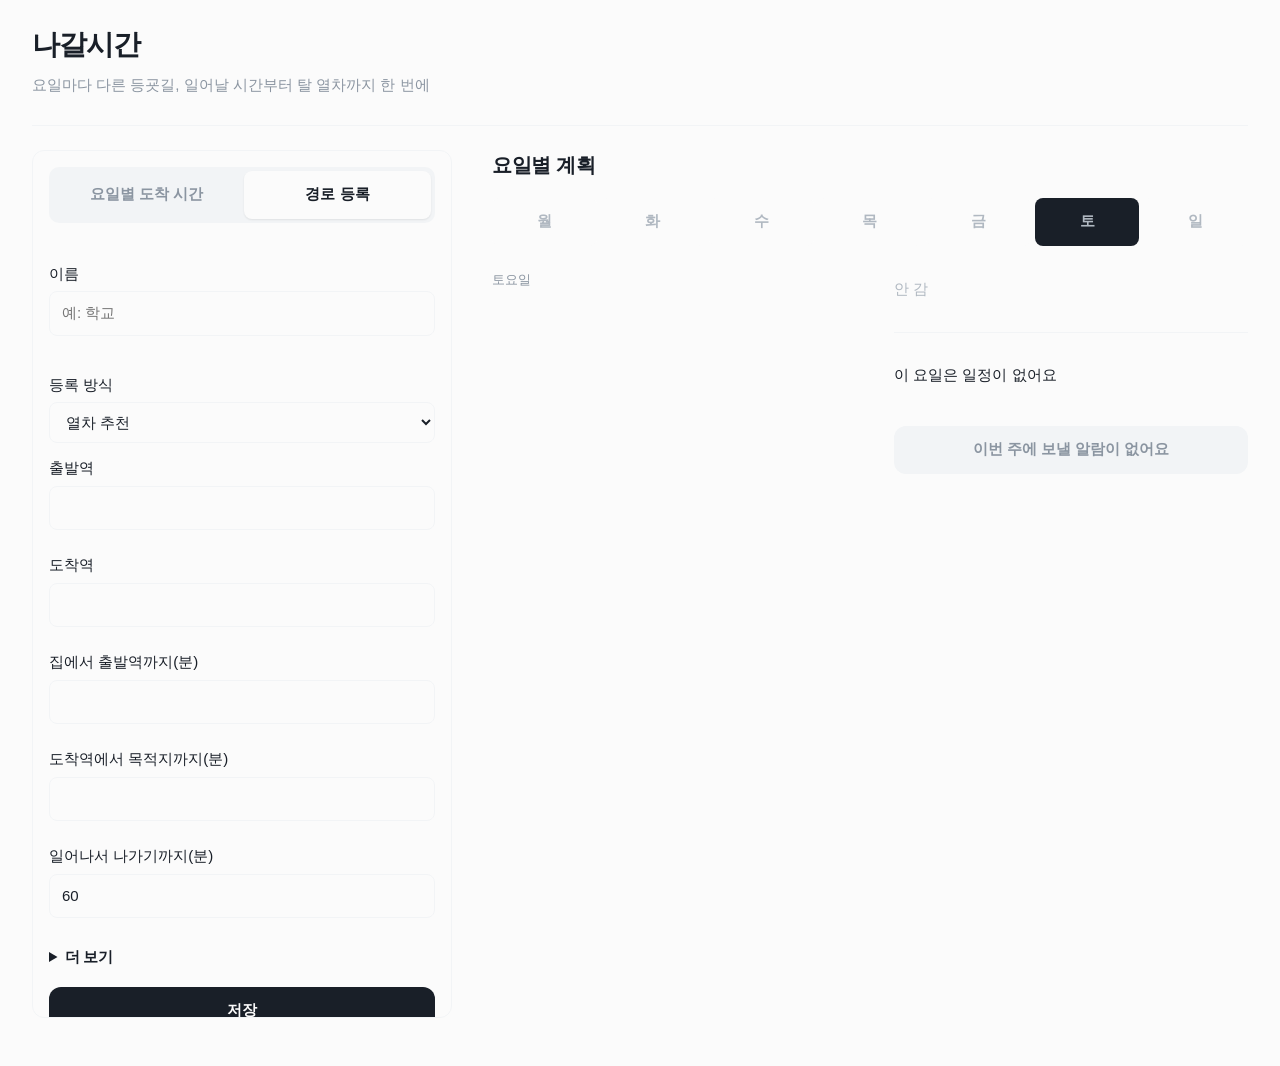
<file: index.html>
<!doctype html>
<html lang="ko">
<head>
  <meta charset="utf-8">
  <meta name="viewport" content="width=device-width, initial-scale=1">
  <title>나갈시간</title>
  <link rel="stylesheet" href="css/style.css">
</head>
<body>
  <main>
    <header class="app-header">
      <h1>나갈시간</h1>
      <p>요일마다 다른 등굣길, 일어날 시간부터 탈 열차까지 한 번에</p>
    </header>

    <section class="plan-section">
      <h2>요일별 계획</h2>
      <div id="day-tabs" role="tablist"></div>
      <div id="selected-plan"></div>
      <div id="alarm-list"></div>
      <button id="download-ics" type="button">캘린더로 보내기</button>
    </section>

    <aside class="side-panel">
      <div class="panel-tabs" role="tablist">
        <button type="button" class="panel-tab" data-panel="week-registration" role="tab">요일별 도착 시간</button>
        <button type="button" class="panel-tab" data-panel="route-registration" role="tab">경로 등록</button>
      </div>

      <div id="week-registration" class="panel-body">
        <p id="week-empty-message" hidden>먼저 경로를 등록해 주세요</p>
        <div id="week-inputs"></div>
      </div>

      <div id="route-registration" class="panel-body" hidden>
      <form id="route-form">
        <label>
          이름
          <input id="route-name" name="name" type="text" maxlength="30" placeholder="예: 학교">
          <span class="field-error" id="name-error"></span>
        </label>

        <label>
          등록 방식
          <select id="route-type" name="type">
            <option value="trip">열차 추천</option>
            <option value="custom">직접 입력</option>
          </select>
        </label>

        <div id="custom-fields" hidden>
          <label>
          열차 시각
          <textarea id="custom-times-input" name="customTimes" placeholder="07:47, 07:57"></textarea>
          <span class="field-error" id="custom-times-error"></span>
          </label>
          <label>
            집에서 역까지(분)
            <input id="walk-min" name="walkMin" type="number" min="0">
            <span class="field-error" id="walk-error"></span>
          </label>
          <label>
            탑승 후 이동 시간(분)
            <input id="ride-min" name="rideMin" type="number" min="0">
            <small>환승과 마지막 도보까지 포함한 전체 시간</small>
            <span class="field-error" id="ride-error"></span>
          </label>
          <label>
            준비 시간(분)
            <input id="prep-min" name="prepMin" type="number" min="0" value="60">
            <span class="field-error" id="prep-error"></span>
          </label>
          <label>
            최소 여유(분)
            <input id="slack-min" name="slackMin" type="number" min="0" value="10">
            <span class="field-error" id="slack-error"></span>
          </label>
        </div>

        <div id="trip-fields" hidden>
          <label>
            출발역
            <input id="trip-from" name="fromStation" list="trip-stations" autocomplete="off">
            <span class="field-error" id="trip-from-error"></span>
          </label>
          <label>
            도착역
            <input id="trip-to" name="toStation" list="trip-stations" autocomplete="off">
            <span class="field-error" id="trip-to-error"></span>
          </label>
          <datalist id="trip-stations"></datalist>
          <label>
            집에서 출발역까지(분)
            <input id="trip-walk-min" name="tripWalkMin" type="number" min="0">
            <span class="field-error" id="trip-walk-error"></span>
          </label>
          <label>
            도착역에서 목적지까지(분)
            <input id="trip-last-walk-min" name="lastWalkMin" type="number" min="0">
            <span class="field-error" id="trip-last-walk-error"></span>
          </label>
          <label>
            일어나서 나가기까지(분)
            <input id="trip-prep-min" name="tripPrepMin" type="number" min="0" value="60">
            <span class="field-error" id="trip-prep-error"></span>
          </label>
          <details>
            <summary>더 보기</summary>
            <label>
              환승역 (선택)
              <input id="trip-via" name="viaStation" list="trip-stations" autocomplete="off" placeholder="비워 두면 자동으로 찾아요">
              <small>예: 회기. 이 역에서 갈아타는 열차만 추천해요</small>
              <span class="field-error" id="trip-via-error"></span>
            </label>
            <label>
              최소 여유(분)
              <input id="trip-slack-min" name="tripSlackMin" type="number" min="0" value="5">
              <span class="field-error" id="trip-slack-error"></span>
            </label>
            <label>
              환승 시간(분)
              <input id="trip-transfer-min" name="transferMin" type="number" min="0" value="4">
              <span class="field-error" id="trip-transfer-error"></span>
            </label>
          </details>
        </div>

        <div class="form-actions">
          <button id="route-submit" type="submit">저장</button>
          <button id="route-cancel" class="secondary" type="button" hidden>취소</button>
        </div>
      </form>
      <div id="routes-list"></div>
      </div>
    </aside>
  </main>

  <script src="data/trips.js"></script>
  <script src="js/time.js"></script>
  <script src="js/calc.js"></script>
  <script src="js/storage.js"></script>
  <script src="js/ics.js"></script>
  <script src="js/ui.js"></script>
</body>
</html>
</file>
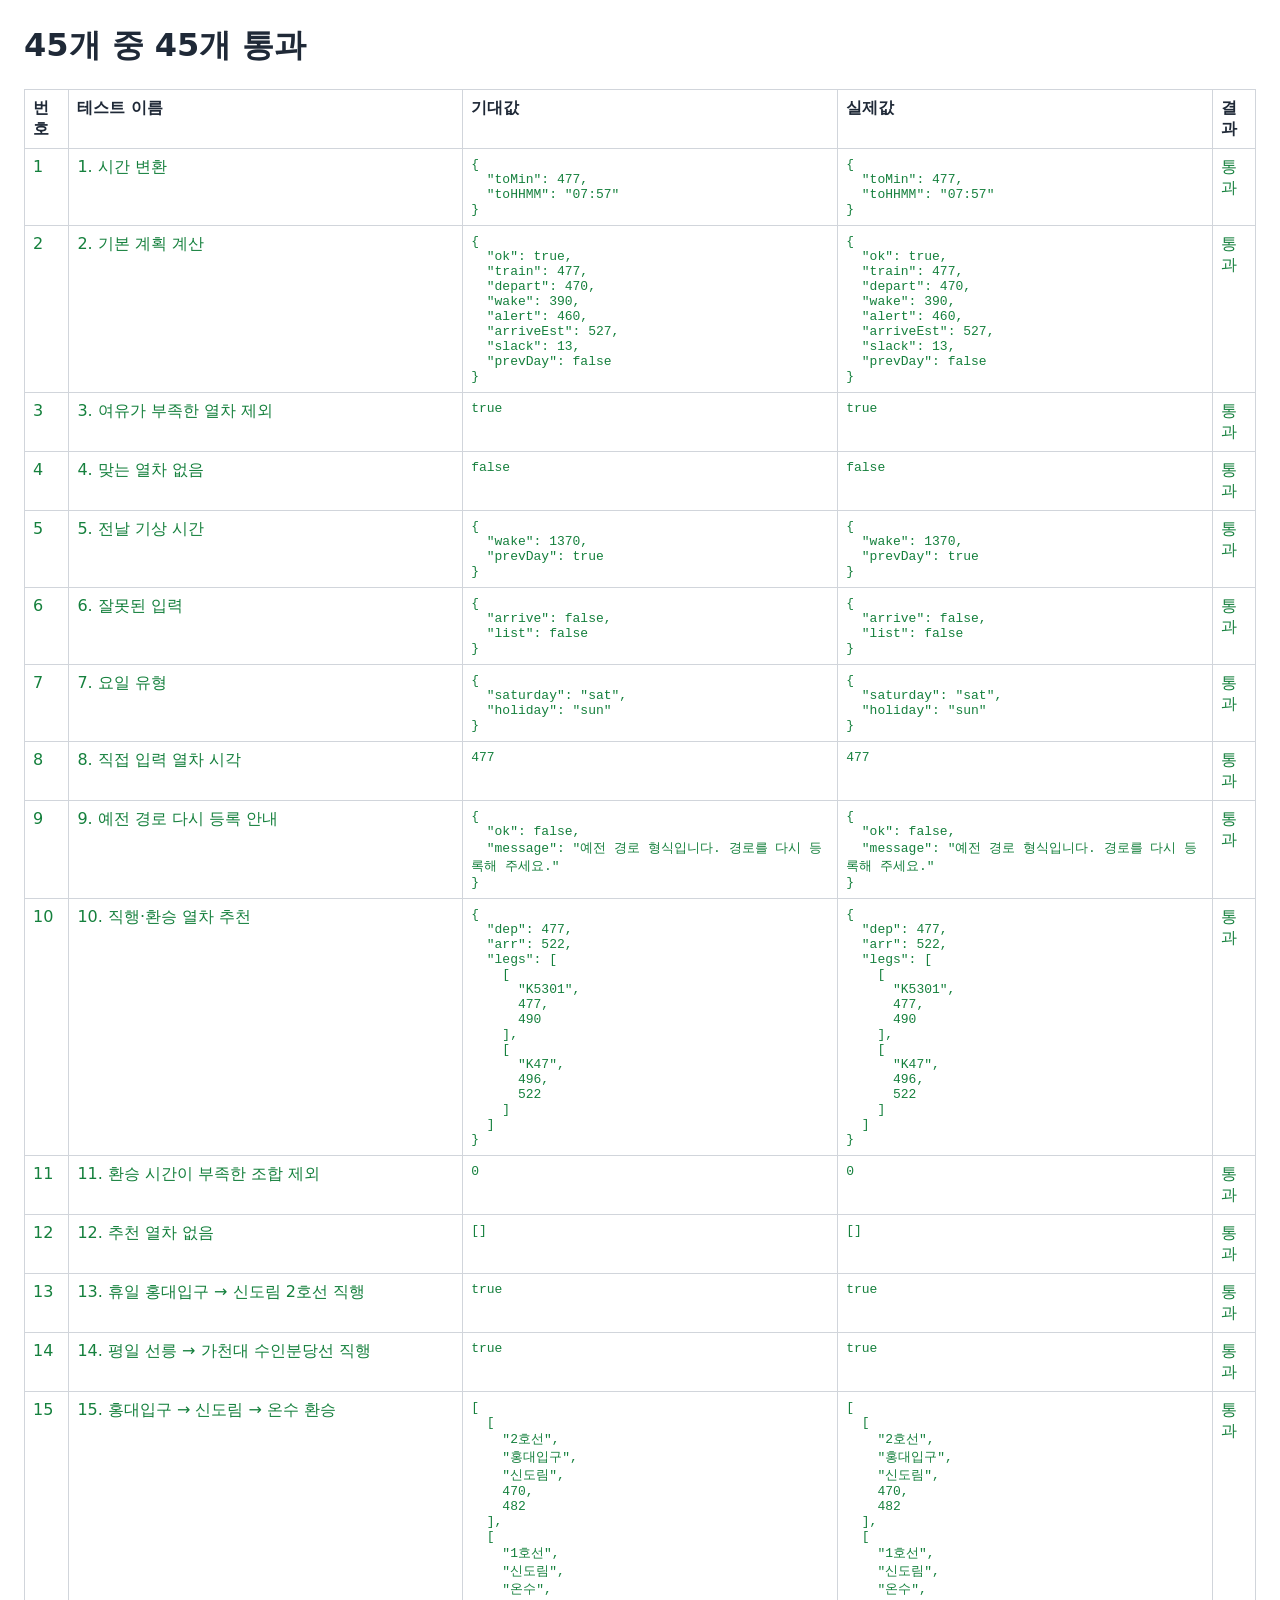
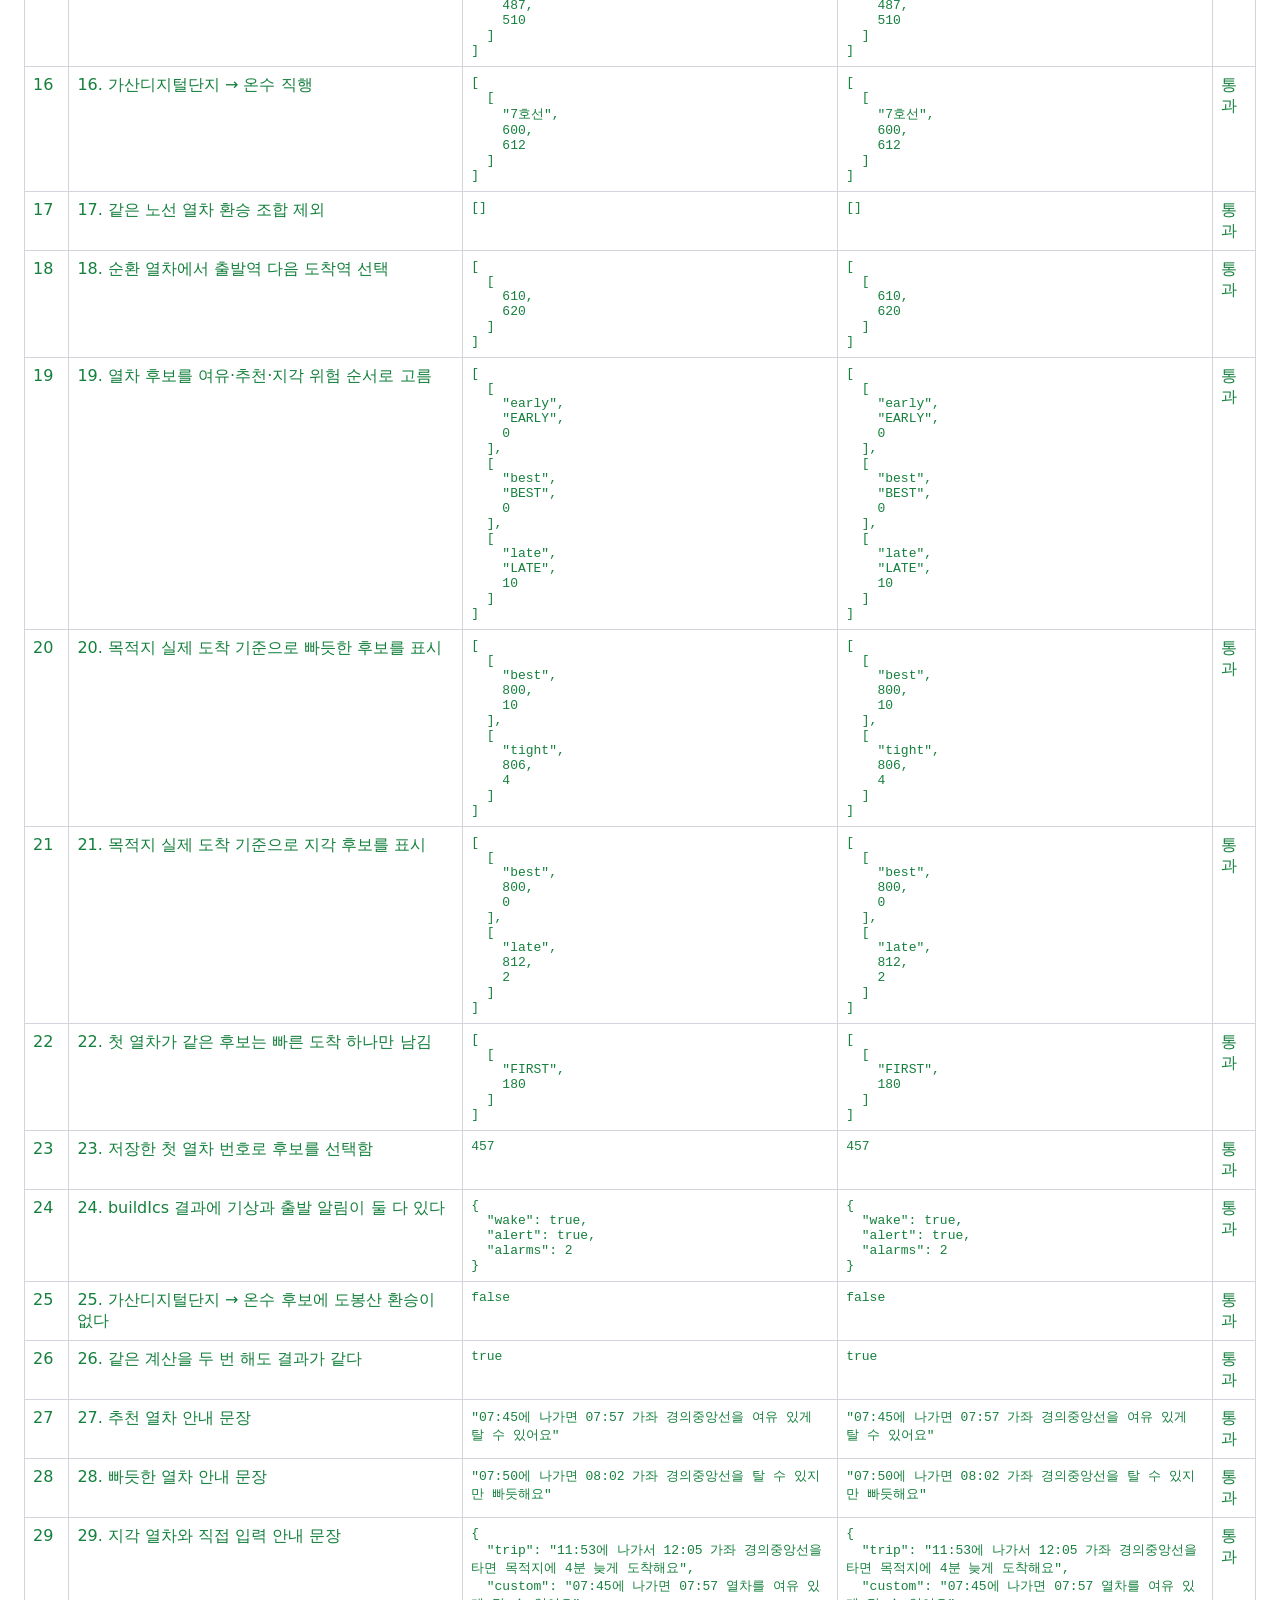
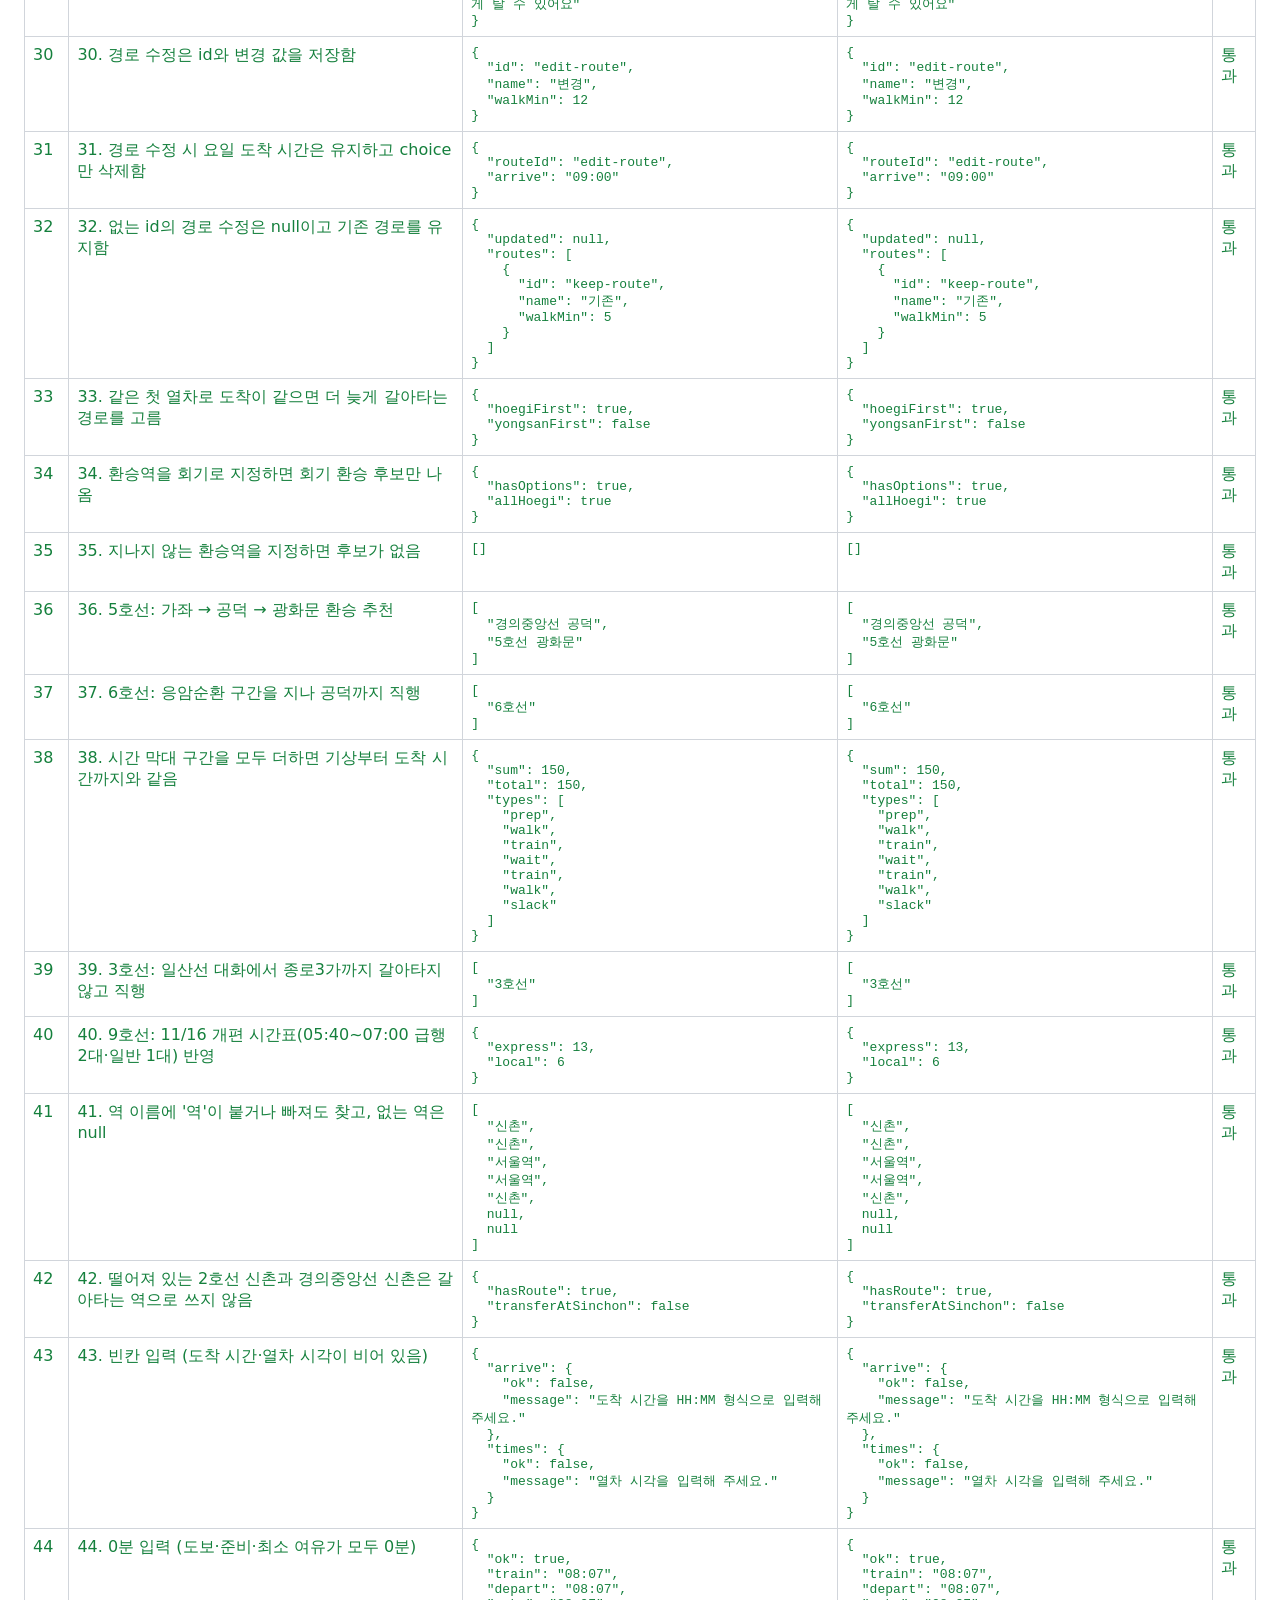
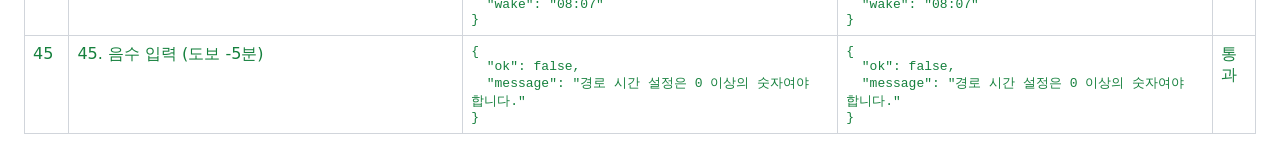
<file: tests.html>
<!doctype html>
<html lang="ko">
<head>
  <meta charset="utf-8">
  <meta name="viewport" content="width=device-width, initial-scale=1">
  <title>나갈시간 테스트</title>
  <style>
    body {
      margin: 24px;
      font-family: system-ui, -apple-system, BlinkMacSystemFont, "Segoe UI", sans-serif;
      color: #1f2937;
    }

    table {
      border-collapse: collapse;
      width: 100%;
    }

    th,
    td {
      border: 1px solid #d1d5db;
      padding: 8px;
      text-align: left;
      vertical-align: top;
    }

    .passed {
      color: #15803d;
    }

    .failed {
      color: #dc2626;
    }

    pre {
      margin: 0;
      white-space: pre-wrap;
      word-break: break-word;
    }
  </style>
</head>
<body>
  <h1 id="summary">테스트 실행 중...</h1>
  <table>
    <thead>
      <tr>
        <th>번호</th>
        <th>테스트 이름</th>
        <th>기대값</th>
        <th>실제값</th>
        <th>결과</th>
      </tr>
    </thead>
    <tbody id="results"></tbody>
  </table>

  <script src="data/trips.js"></script>
  <script src="js/time.js"></script>
  <script src="js/calc.js"></script>
  <script src="js/storage.js"></script>
  <script src="js/ics.js"></script>
  <script src="js/ui.js"></script>
  <script src="tests/tests.js"></script>
</body>
</html>
</file>
<file: css/style.css>
/* 나갈시간 화면 스타일: 색 변수와 공통 요소, 계획 화면과 설정 패널을 먼저 두고, 맨 아래에 화면 폭별 조정(899px 이하, 600px 이하)을 둡니다. */

:root {
  --text: #191f28;
  --muted: #8b95a1;
  --dim: #b0b8c1;
  --line: #f2f4f6;
  --accent: #0052a4;
  --danger: #e5484d;
  --white: #fbfbfb;
  --radius: 12px;
}

* {
  box-sizing: border-box;
}

.app-header h1 {
  font-size: 28px;
  letter-spacing: -0.04em;
  margin: 0;
}

.app-header p,
small {
  color: var(--muted);
}

section {
  border-bottom: 1px solid var(--line);
  min-width: 0;
  padding: 28px 0;
}

section h2,
summary {
  letter-spacing: -0.02em;
}

section h2 {
  font-size: 20px;
  font-weight: 600;
  margin: 0 0 18px;
}

.plan-card,
.trip-option-text,
.trip-flow-text {
  min-width: 0;
}

.plan-card {
  border-bottom: 1px solid var(--line);
  min-width: 0;
  overflow-wrap: anywhere;
  padding: 18px 0;
  padding-top: 0;
}

.plan-card h3 {
  color: var(--muted);
  font-size: 13px;
  font-weight: 500;
  margin: 0;
}

.plan-card.today .plan-day {
  color: var(--muted);
  margin-bottom: 8px;
}

.plan-summary {
  font-size: 17px;
  font-weight: 600;
  margin: 0 0 18px;
}

.plan-card.not-going {
  color: var(--dim);
}

.plan-card,
.plan-summary,
.trip-flow-text,
.trip-option-text {
  word-break: keep-all;
}

.plan-card p {
  margin: 8px 0;
}

.key-time {
  font-variant-numeric: tabular-nums;
  font-size: 32px;
  font-weight: 600;
}

.key-time.accent,
.accent,
.recommended {
  color: var(--accent);
}

.plan-hint {
  color: var(--muted);
  margin: -12px 0 24px;
}

.plan-card,
.alarm-item,
input[type="time"],
input[type="number"] {
  font-variant-numeric: tabular-nums;
}

.trip-flow {
  margin: 18px 0 24px;
}

.trip-flow-item {
  display: grid;
  grid-template-columns: 48px 12px minmax(0, 1fr);
  min-height: 42px;
  position: relative;
}

.trip-flow-item time {
  color: var(--muted);
  font-variant-numeric: tabular-nums;
  padding-top: 1px;
}

.trip-flow-marker {
  border-left: 3px solid transparent;
  display: block;
  position: relative;
}

.trip-flow-item.train .trip-flow-marker,
.trip-flow-item.transfer .trip-flow-marker {
  border-left-color: var(--line-color);
}

.trip-flow-marker::before {
  background: var(--accent);
  border-radius: 50%;
  content: "";
  height: 10px;
  left: -6px;
  position: absolute;
  top: 7px;
  width: 10px;
}

.trip-flow-item.train .trip-flow-marker::before {
  background: var(--line-color);
}

.trip-flow-item.walk .trip-flow-marker {
  border-left: 3px dotted var(--muted);
}

.trip-flow-item.walk .trip-flow-marker::before {
  background: var(--white);
  border: 1px solid var(--muted);
  height: 8px;
  left: -6px;
  width: 8px;
}

.trip-flow-item.transfer .trip-flow-marker::before {
  background: var(--white);
  border: 2px solid var(--text);
  height: 10px;
  left: -7px;
  width: 10px;
}

.trip-flow-text {
  padding: 0 0 14px 8px;
}

.trip-options {
  border-top: 1px solid var(--line);
  margin-top: 20px;
  padding-top: 16px;
}

.trip-options > strong {
  font-weight: 600;
}

.trip-option-text {
  display: flex;
  flex: 1;
  justify-content: space-between;
  gap: 12px;
}

.trip-option.late,
.plan-error {
  color: var(--danger);
}

.trip-option.tight {
  color: #d97706;
}

.trip-option-kind.recommended {
  font-weight: 600;
}

#alarm-list {
  border-bottom: 1px solid var(--line);
  padding: 0 0 18px;
}

.alarm-summary {
  color: var(--text);
  font-weight: 500;
  margin: 0 0 16px;
}

.alarm-item {
  font-size: 15px;
  margin: 10px 0;
}

.alarm-item strong {
  font-variant-numeric: tabular-nums;
  font-weight: 600;
  margin-right: 8px;
}

#download-ics {
  margin-top: 20px;
}

#download-ics:disabled {
  background: var(--line);
  color: var(--muted);
  cursor: not-allowed;
}

button {
  background: var(--text);
  border: 0;
  border-radius: var(--radius);
  color: var(--white);
  cursor: pointer;
  font: inherit;
  font-weight: 600;
  min-height: 48px;
  padding: 12px 20px;
}

button:hover {
  opacity: 0.88;
}

button:focus-visible,
input:focus-visible,
select:focus-visible,
textarea:focus-visible {
  outline: 3px solid rgb(0 82 164 / 20%);
  outline-offset: 2px;
}

input,
select,
textarea {
  background: var(--white);
  border: 1px solid var(--line);
  border-radius: 8px;
  color: var(--text);
  font: inherit;
  min-width: 0;
  padding: 10px 12px;
}

label {
  display: grid;
  gap: 6px;
}

form {
  display: grid;
  gap: 14px;
}

textarea {
  min-height: 60px;
}

.field-error {
  color: var(--danger);
  min-height: 1.2em;
}

#week-registration,
#route-registration {
  border-bottom: 1px solid var(--line);
  padding: 24px 0;
}

#week-registration section {
  border-bottom: 0;
  padding: 20px 0 0;
}

#week-inputs {
  display: grid;
  gap: 10px;
}

.week-row {
  align-items: center;
  display: grid;
  gap: 12px;
  grid-template-columns: 80px 1fr 140px;
}

#routes-list {
  display: grid;
  gap: 16px;
  margin-top: 24px;
}

#routes-list article {
  border-top: 1px solid var(--line);
  padding-top: 16px;
}

#routes-list h3 {
  margin: 0;
}

.route-actions {
  display: flex;
  gap: 8px;
}

.route-actions button {
  min-height: 40px;
  padding: 8px 14px;
}

#day-tabs {
  display: grid;
  gap: 4px;
  grid-template-columns: repeat(7, minmax(0, 1fr));
  margin-bottom: 24px;
}

.day-tab {
  background: var(--white);
  border: 0;
  border-radius: 8px;
  color: var(--text);
  min-width: 0;
  padding: 10px 4px;
  white-space: nowrap;
}

.day-tab.active {
  background: var(--text);
  color: var(--white);
}

.day-tab.not-going {
  color: var(--dim);
}

#selected-plan {
  display: grid;
}

#selected-plan > .plan-card {
  display: contents;
}

.selected-plan-main,
.selected-plan-choices {
  min-width: 0;
  word-break: keep-all;
}

.selected-plan-choices {
  grid-column: 2;
  grid-row: 1;
  min-width: 0;
}

.selected-plan-main > .plan-day {
  color: var(--muted);
  font-size: 13px;
  font-weight: 500;
  margin: 0 0 8px;
}

.selected-plan-main .trip-flow,
.selected-plan-main .plan-error {
  min-width: 0;
}

#selected-plan > #alarm-list {
  border-bottom: 0;
  padding: 0;
}

#selected-plan > #download-ics {
  grid-column: 2;
  grid-row: 3;
  margin-top: 0;
  min-width: 0;
}

#selected-plan > #alarm-list > p {
  word-break: keep-all;
}

main {
  display: grid;
  gap: 0;
  margin: 0 auto;
  max-width: 1440px;
  padding: 24px 32px 48px;
  grid-template-columns: 420px minmax(0, 1fr);
  grid-template-areas: "header header" "panel plan";
  column-gap: 40px;
  align-items: start;
}

.app-header {
  border-bottom: 1px solid var(--line);
  padding: 0 0 28px;
  grid-area: header;
}

main > .plan-section {
  grid-area: plan;
  border-bottom: 0;
  padding-top: 24px;
}

.side-panel {
  grid-area: panel;
  margin-top: 24px;
  position: sticky;
  top: 16px;
  max-height: calc(100vh - 32px);
  overflow-y: auto;
  border: 1px solid var(--line);
  border-radius: var(--radius);
  padding: 16px;
  min-width: 0;
}

.panel-tabs {
  display: grid;
  grid-template-columns: 1fr 1fr;
  gap: 4px;
  background: var(--line);
  border-radius: 10px;
  padding: 4px;
  margin-bottom: 16px;
}

.panel-tab {
  background: transparent;
  color: var(--muted);
  border: 0;
  border-radius: 8px;
  padding: 8px 0;
  font-weight: 600;
  margin: 0;
  width: auto;
}

.panel-tab.active {
  background: var(--white);
  color: var(--text);
  box-shadow: 0 1px 2px rgb(0 0 0 / 8%);
}

.panel-body {
  min-width: 0;
}

.side-panel #week-inputs {
  gap: 14px;
}

.side-panel .week-row {
  grid-template-columns: minmax(0, 1fr) 160px;
  gap: 6px 8px;
}

.side-panel .week-row > label {
  grid-column: 1 / -1;
  font-weight: 600;
}

.side-panel .week-row > input:nth-child(2) {
  grid-column: 1 / -1;
}

.side-panel .week-row input,
.side-panel .week-row select {
  width: 100%;
  min-width: 0;
}

#selected-plan {
  gap: 32px 48px;
  grid-template-columns: minmax(0, 1fr) minmax(0, 1fr);
  min-width: 0;
  grid-template-rows: auto auto 1fr;
  row-gap: 24px;
  align-items: start;
}

.selected-plan-main {
  grid-column: 1;
  grid-row: 1 / span 3;
}

#selected-plan > #alarm-list {
  grid-column: 2;
  grid-row: 2;
  min-width: 0;
  border-top: 1px solid var(--line);
  padding-top: 16px;
}

body {
  margin: 0;
  background: var(--white);
  color: var(--text);
  font-family: -apple-system, "Apple SD Gothic Neo", "Malgun Gothic", sans-serif;
  font-size: 15px;
  line-height: 1.5;
  word-break: keep-all;
  overflow-wrap: break-word;
}

small {
  font-size: 13px;
}

.trip-option {
  align-items: center;
  border-bottom: 1px solid var(--line);
  cursor: pointer;
  display: grid;
  gap: 12px;
  grid-template-columns: auto minmax(0, 1fr) auto;
  margin: 0;
  padding: 12px 0;
}

.trip-option:last-child {
  border-bottom: 0;
}

.trip-option input {
  accent-color: var(--accent);
  height: 18px;
  margin: 0;
  width: 18px;
}

.trip-option-text,
.trip-option.late .trip-option-text,
.trip-option.tight .trip-option-text {
  align-items: flex-start;
  display: flex;
  flex-direction: column;
  gap: 2px;
}

.trip-option-time {
  font-variant-numeric: tabular-nums;
  font-weight: 600;
}

.trip-option-legs {
  color: var(--muted);
  font-size: 13px;
}

.trip-option-kind {
  color: var(--muted);
  white-space: nowrap;
  font-size: 13px;
  text-align: right;
}

.trip-option.tight .trip-option-kind {
  color: #d97706;
}

.trip-option.late .trip-option-kind {
  color: var(--danger);
}

.trip-option.late .trip-option-time {
  color: var(--danger);
}

.trip-option.tight .trip-option-time {
  color: #d97706;
}

.trip-option.tight,
.trip-option.late {
  color: var(--text);
}

button.secondary {
  background: var(--line);
  color: var(--text);
}

button.secondary.danger {
  color: var(--danger);
}

.form-actions {
  display: flex;
  gap: 8px;
}

.form-actions button {
  flex: 1;
}

#week-registration summary,
#route-registration summary {
  cursor: pointer;
  font-weight: 600;
  color: var(--text);
  font-size: 15px;
  list-style-position: inside;
  padding: 4px 0;
}

#route-registration details > label {
  margin-top: 14px;
}

#routes-list p {
  color: var(--muted);
  font-size: 14px;
  margin: 4px 0 10px;
}

.key-time {
  letter-spacing: -0.04em;
  line-height: 1.2;
  display: grid;
  gap: 4px;
  margin: 0;
}

.key-times {
  display: flex;
  margin: 0 0 24px;
  gap: 40px;
}

.key-time-label {
  color: var(--muted);
  font-size: 13px;
  font-weight: 500;
  letter-spacing: 0;
}

.app-header p {
  margin: 8px 0 0;
  text-wrap: balance;
}

.route-actions button:disabled {
  cursor: not-allowed;
  opacity: 0.4;
}

.time-bar-wrap {
  border-top: 1px solid var(--line);
  margin: 0 0 8px;
  padding-top: 20px;
}

.time-bar-title {
  color: var(--muted);
  font-size: 13px;
  margin: 0 0 6px;
}

.time-bar-head {
  color: var(--muted);
  font-size: 14px;
  margin: 0 0 10px;
}

.time-bar-head strong {
  color: var(--text);
  font-size: 20px;
  font-weight: 600;
  margin-right: 6px;
}

.time-bar,
.time-bar-labels {
  display: flex;
  gap: 3px;
}

.time-bar {
  border-radius: 999px;
  height: 26px;
  overflow: hidden;
}

.time-bar-part {
  align-items: center;
  background: var(--line);
  color: var(--muted);
  display: flex;
  flex-basis: 0;
  font-size: 12px;
  font-variant-numeric: tabular-nums;
  font-weight: 600;
  justify-content: center;
  min-width: 30px;
  overflow: hidden;
  white-space: nowrap;
}

.time-bar-part.train {
  background: var(--line-color);
  color: #fff;
}

.time-bar-part.wait {
  background: repeating-linear-gradient(135deg, var(--line) 0 4px, #e5e8eb 4px 8px);
}

.time-bar-labels {
  margin-top: 6px;
}

.time-bar-label {
  color: var(--line-color);
  flex-basis: 0;
  font-size: 12px;
  font-weight: 600;
  min-width: 30px;
  overflow: hidden;
  text-align: center;
  white-space: nowrap;
}

.time-bar-label.walk,
.time-bar-label.wait {
  color: var(--dim);
  font-weight: 500;
}

.time-bar-part.prep {
  background: #dce8f7;
  color: var(--accent);
}

.time-bar-label.prep {
  color: var(--accent);
}

.time-bar-part.slack {
  background: var(--white);
  border: 1px dashed var(--dim);
  border-radius: 0 999px 999px 0;
  color: var(--muted);
}

.time-bar-label.slack {
  color: var(--dim);
  font-weight: 500;
}

.time-bar-label.train {
  overflow: visible;
  position: relative;
  z-index: 1;
}

.time-bar-label.walk,
.time-bar-label.wait,
.time-bar-label.slack {
  visibility: hidden;
}

.time-bar-legend {
  color: var(--dim);
  font-size: 12px;
  margin: 6px 0 0;
}

.time-bar-late {
  color: var(--danger);
  font-weight: 600;
}

/* 태블릿·휴대폰 (899px 이하): 한 줄로 쌓기 */
@media (max-width: 899px) {
  #selected-plan {
    display: block;
  }

  #selected-plan > .plan-card {
    display: block;
  }

  .selected-plan-choices {
    margin-top: 24px;
  }

  #selected-plan > #alarm-list {
    border-bottom: 1px solid var(--line);
    margin-top: 24px;
    padding-bottom: 18px;
  }

  #selected-plan > #download-ics {
    margin-top: 20px;
  }

  main {
    grid-template-columns: minmax(0, 1fr);
    grid-template-areas: "header" "plan" "panel";
    padding: 20px 16px 40px;
  }

  .side-panel {
    position: static;
    max-height: none;
    overflow: visible;
    margin-top: 0;
  }
}

/* 휴대폰 (600px 이하): 글자·간격 줄이기 */
@media (max-width: 600px) {
  section {
    padding: 24px 0;
  }

  .app-header h1 {
    font-size: 24px;
  }

  .key-time {
    font-size: 28px;
  }

  .trip-option {
    gap: 10px;
  }

  .key-times {
    gap: 40px;
  }

  .side-panel .week-row {
    grid-template-columns: minmax(0, 1fr) 132px;
  }

  .time-bar-label {
    font-size: 11px;
  }
}
</file>
